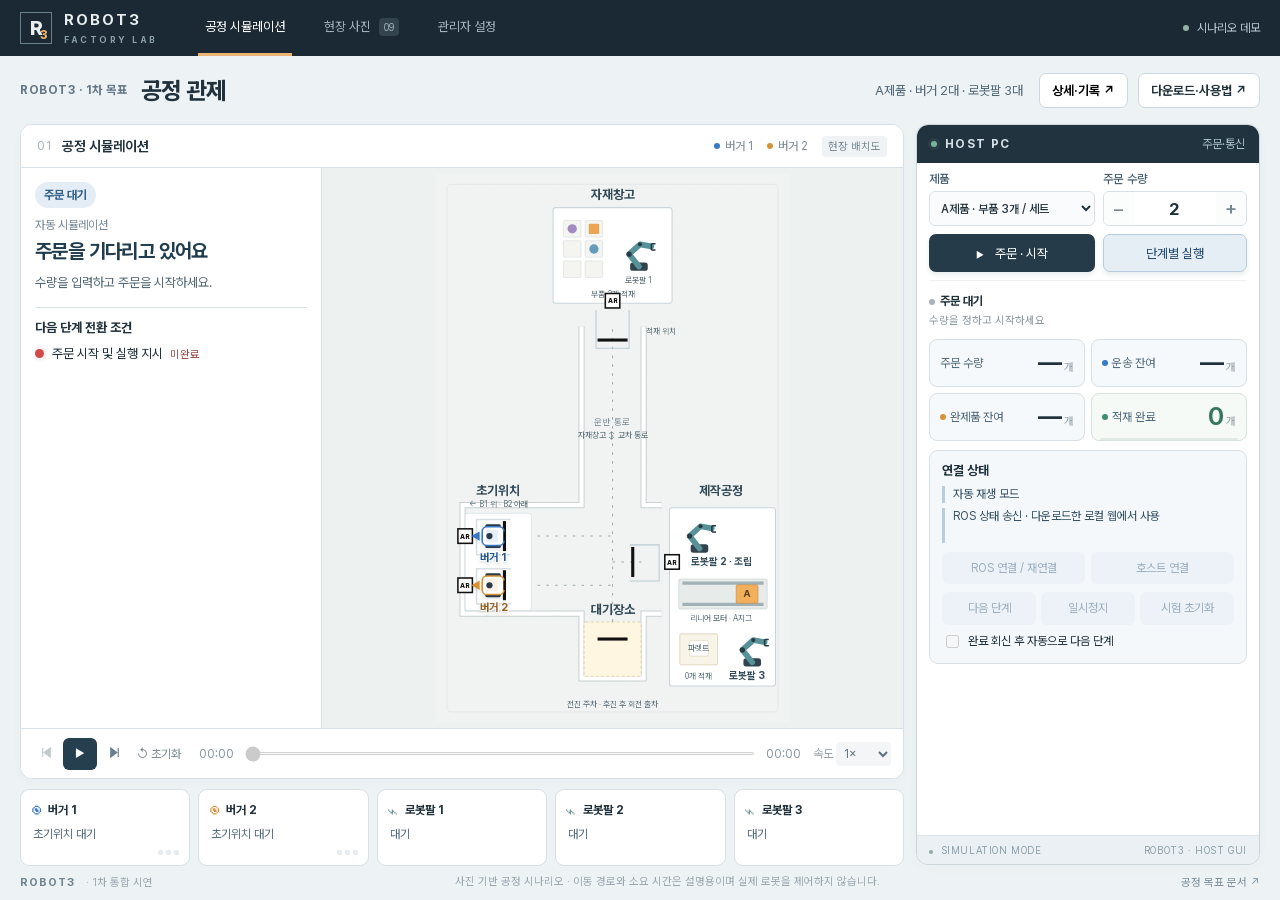
<file: index.html>
<!doctype html>
<html lang="ko">
<head><meta charset="utf-8"><meta name="viewport" content="width=device-width,initial-scale=1"><meta name="theme-color" content="#17242d"><title>Robot3 · 공정 시뮬레이션</title><link rel="stylesheet" href="styles.css?v=20260929-admin"><link rel="stylesheet" href="dashboard.css?v=20260930-compact"></head>
<body>
<header class="topbar"><a class="brand" href="./" aria-label="Robot3 홈"><span class="brand-icon">R<span>3</span></span><strong>ROBOT3<span>FACTORY LAB</span></strong></a><nav aria-label="페이지"><button class="nav active" data-tab="simulation">공정 시뮬레이션</button><button class="nav" data-tab="gallery">현장 사진 <span>09</span></button><a class="nav" href="admin.html" style="display:flex;align-items:center">관리자 설정</a></nav><span class="demo-badge"><i></i> 시나리오 데모</span></header>
<main>
<div class="heading"><div><p class="eyebrow">ROBOT3 · 1차 목표</p><h1>공정 관제</h1></div><div class="dashboard-actions"><span class="dashboard-context">A제품 · 버거 2대 · 로봇팔 3대</span><button id="open-details" type="button" class="detail-button">상세·기록 ↗</button><a class="package-link" href="downloads.html">다운로드·사용법 ↗</a></div></div>
<section id="simulation-view">
<div class="simulation-layout"><div class="simulation-main">
<section class="map-panel"><div class="panel-heading"><div><span class="section-number">01</span><h2>공정 시뮬레이션</h2></div><div class="legend"><span><i class="blue"></i>버거 1</span><span><i class="orange"></i>버거 2</span><span class="map-scale">현장 배치도</span></div></div>
<div class="map-stage-layout">
<aside class="current-stage" aria-label="현재 공정 단계">
<p class="eyebrow">CURRENT STEP</p><h3>현재 단계</h3>
<div class="stage-live" aria-live="polite" aria-atomic="true"><span id="stage-status" class="stage-status">주문 대기</span><p id="stage-number" class="stage-number">자동 시뮬레이션</p><h4 id="stage-title">주문을 기다리고 있어요</h4><p id="stage-detail">수량을 입력하고 주문을 시작하세요.</p></div>

<section class="stage-conditions" tabindex="0" aria-label="다음 단계 완료 조건 목록"><strong id="conditions-title">다음 단계 전환 조건</strong><ul id="conditions-list" aria-live="polite"></ul></section>

</aside>
<div class="map-wrapper"><svg id="factory-map" viewBox="0 0 680 1060" role="img" aria-labelledby="map-title map-desc"><title id="map-title">Robot3 공정 이동 시뮬레이션</title><desc id="map-desc">사용자가 지정한 방향으로 왼쪽 아래 초기위치, 중앙 위 자재창고, 오른쪽 아래 제작공정을 배치했습니다. 중앙 통로와 아래쪽 대기장소가 연결됩니다. 치수와 이동 시간은 설명용입니다.</desc><defs><pattern id="grid" width="24" height="24" patternUnits="userSpaceOnUse"><circle cx="1" cy="1" r=".75" fill="#d4dde2"/></pattern><filter id="shadow"><feDropShadow dx="0" dy="3" stdDeviation="3" flood-opacity=".12"/></filter><g id="robot-shape"><rect x="-23" y="-16" width="7" height="30" rx="3" fill="#273a47"/><rect x="16" y="-16" width="7" height="30" rx="3" fill="#273a47"/><rect x="-18" y="-22" width="36" height="42" rx="9" fill="white" stroke="currentColor" stroke-width="3"/><rect x="-12" y="-15" width="24" height="23" rx="3" fill="currentColor" opacity=".12"/><circle cy="-8" r="6" fill="#273a47"/><path d="M-9 -27 L0 -43 L9 -27" fill="currentColor"/></g><g id="arm-shape"><rect x="-17" y="-8" width="34" height="16" rx="5" fill="#31444e"/><path d="M0 0 L-19 -24 L2 -43 L24 -39" fill="none" stroke="currentColor" stroke-width="11" stroke-linecap="round" stroke-linejoin="round"/><circle cx="-19" cy="-24" r="5" fill="#263b46"/><circle cx="2" cy="-43" r="4" fill="#263b46"/><path d="M24 -44 v12 m0 -12 h8 m-8 12 h8" fill="none" stroke="#263b46" stroke-width="3"/></g></defs>
<rect width="680" height="1060" fill="#f1f3f2"/>
<rect x="20" y="20" width="640" height="1020" rx="8" fill="url(#grid)" stroke="#d6dddf"/>
<!-- Photo topology, oriented as specified: storage above, home bottom-left,
     production bottom-right, waiting bay off the central junction. -->
<path d="M280 295 V640 H50 V850 H280 V975 H400 V850 H435 M400 295 V640 H435" fill="none" stroke="#c8d0d1" stroke-width="12"/>
<path d="M280 295 V640 H50 V850 H280 V975 H400 V850 H435 M400 295 V640 H435" fill="none" stroke="#fff" stroke-width="8"/>
<path class="road-dash" d="M340 300 V920 M110 700 H340 M110 795 H340 M340 750 H400"/>
<text x="340" y="485" text-anchor="middle" class="route-label">운반 통로</text>
<text x="340" y="510" text-anchor="middle" class="zone-sub">자재창고 ↕ 교차 통로</text>
<g class="station" tabindex="0" role="button" aria-label="자재창고 사진 보기" data-photo="warehouse">
 <rect x="225" y="65" width="230" height="185" rx="5" fill="#fff" stroke="#c9d5dc" stroke-width="2"/>
 <text x="340" y="48" text-anchor="middle" class="zone-title">자재창고</text>
 <g stroke="#d2d7d9" fill="#f4f5f1"><rect x="245" y="90" width="34" height="32" rx="2"/><rect x="287" y="90" width="34" height="32" rx="2"/><rect x="245" y="129" width="34" height="32" rx="2"/><rect x="287" y="129" width="34" height="32" rx="2"/><rect x="245" y="168" width="34" height="32" rx="2"/><rect x="287" y="168" width="34" height="32" rx="2"/></g>
 <circle cx="262" cy="106" r="9" fill="#a28ac2"/><circle cx="304" cy="145" r="9" fill="#639cbc"/><rect x="294" y="96" width="20" height="20" rx="2" fill="#eaa452"/>
 <g id="arm1-map" transform="translate(391 179)" color="#589299"><use href="#arm-shape"/></g>
 <text x="391" y="211" text-anchor="middle" class="zone-sub">로봇팔 1</text>
 <text x="340" y="238" text-anchor="middle" class="zone-sub">부품 3개 적재</text>
 <path d="M308 263 V337 H372 V263" fill="none" stroke="#b9cbd4" stroke-width="2"/>
 <text x="405" y="310" class="dock-label">적재 위치</text>
</g>
<g class="station" tabindex="0" role="button" aria-label="초기위치 사진 보기" data-photo="home">
 <rect x="55" y="656" width="128" height="188" rx="5" fill="#fff" stroke="#c9d5dc"/>
 <text x="119" y="621" text-anchor="middle" class="zone-title">초기위치</text>
 <text x="119" y="643" text-anchor="middle" class="zone-sub">← B1 위 · B2 아래</text>
 <path d="M143 668 H77 V736 H143 M143 763 H77 V831 H143" fill="none" stroke="#d7dfe4" stroke-width="3"/>
</g>
<g class="station" tabindex="0" role="button" aria-label="대기장소 사진 보기" data-photo="waiting">
 <rect x="285" y="866" width="110" height="105" rx="3" fill="#fff6e2" stroke="#d4b77a" stroke-dasharray="6 4"/>
 <text x="340" y="850" text-anchor="middle" class="zone-title">대기장소</text>
 <text x="340" y="1030" text-anchor="middle" class="zone-sub">전진 주차 · 후진 후 회전 출차</text>
</g>
<path d="M373 717 H430 V787 H373" fill="none" stroke="#b9cbd4" stroke-width="2"/>

<!-- Full-map photo: arm 2 at upper left, horizontal linear rail in the
     middle, arm 3 lower right and pallet lower left on the same workboard. -->
<g class="station" tabindex="0" role="button" aria-label="제작공정 사진 보기" data-photo="process">
 <rect x="450" y="645" width="205" height="345" rx="5" fill="#fff" stroke="#c9d5dc" stroke-width="2"/>
 <text x="550" y="621" text-anchor="middle" class="zone-title">제작공정</text>
 <g id="arm2-map" transform="translate(508 724)" color="#589299"><use href="#arm-shape"/></g>
 <text x="550" y="755" text-anchor="middle" class="zone-title small">로봇팔 2 · 조립</text>
 <rect x="468" y="783" width="171" height="58" rx="3" fill="#e7ebea" stroke="#c1cccd"/>
 <path d="M475 791 H632 M475 832 H632" stroke="#a0b2b6" stroke-width="6"/>
 <rect x="586" y="797" width="36" height="30" rx="3" fill="#fff" stroke="#c7ceca"/>
 <g id="jig" transform="translate(600 812)"><rect x="-21" y="-18" width="42" height="36" rx="3" fill="#f2b05d" stroke="#bb803a"/><text y="6" text-anchor="middle" font-size="18" font-weight="700" fill="#5f421d">A</text></g>
 <text x="550" y="865" text-anchor="middle" class="zone-sub">리니어 모터 · A지그</text>
 <g id="arm3-map" transform="translate(610 944)" color="#589299"><use href="#arm-shape"/></g>
 <text x="600" y="976" text-anchor="middle" class="zone-title small">로봇팔 3</text>
</g>
<g class="station" tabindex="0" role="button" aria-label="파렛트 사진 보기" data-photo="pallet">
 <rect x="470" y="889" width="73" height="60" rx="3" fill="#f8f4e8" stroke="#c8ba96"/>
 <rect x="489" y="902" width="36" height="30" rx="2" fill="#fff" stroke="#d9c8a6"/>
 <text x="507" y="923" text-anchor="middle" class="zone-sub">파렛트</text>
 <text id="pallet-count" x="507" y="976" text-anchor="middle" class="zone-sub">0개 적재</text>
</g>
<g id="dock-cues" aria-label="대기장소를 제외한 ArUco 표식과 목표 위치별 후방 적외선 센서 검은 감지선"></g>
<g id="robot1" color="#3576c5" filter="url(#shadow)"><g class="robot-body"><use href="#robot-shape"/><rect x="-9" y="19" width="18" height="4" rx="1" fill="#111"/><g class="cargo" transform="translate(-12 12)"></g></g><text y="49" text-anchor="middle" class="robot-label" fill="#24588f">버거 1</text></g>
<g id="robot2" color="#d99032" filter="url(#shadow)"><g class="robot-body"><use href="#robot-shape"/><rect x="-9" y="19" width="18" height="4" rx="1" fill="#111"/><g class="cargo" transform="translate(-12 12)"></g></g><text y="49" text-anchor="middle" class="robot-label" fill="#966021">버거 2</text></g>
</svg></div></div>
<div class="transport-controls"><div class="play-buttons"><button id="previous" class="icon-button" aria-label="이전 이벤트"><svg viewBox="0 0 20 20" width="15" height="15" aria-hidden="true"><path d="M5 4v12M15 4l-8 6 8 6Z" fill="currentColor" stroke="currentColor" stroke-width="1.5"/></svg></button><button id="play" class="play-button" aria-label="재생 또는 일시정지">▶</button><button id="next" class="icon-button" aria-label="다음 이벤트"><svg viewBox="0 0 20 20" width="15" height="15" aria-hidden="true"><path d="M15 4v12M5 4l8 6-8 6Z" fill="currentColor" stroke="currentColor" stroke-width="1.5"/></svg></button><button id="reset" class="text-button">↺ 초기화</button></div><div class="scrubber"><span id="elapsed">00:00</span><input id="timeline" type="range" min="0" max="100" value="0" step="0.05" aria-label="시뮬레이션 진행 위치"><span id="duration">00:00</span></div><label class="speed-label">속도 <select id="speed" aria-label="재생 속도"><option value="0.5">0.5×</option><option value="1" selected>1×</option><option value="2">2×</option><option value="4">4×</option></select></label></div>
</section>
<section class="devices"><div class="device" id="device-b1"><span class="device-icon blue-text">◉</span><div><strong>버거 1</strong><small>/burger1</small></div><span class="device-status">초기위치 대기</span><div class="part-dots" aria-label="적재 부품"></div></div><div class="device" id="device-b2"><span class="device-icon orange-text">◉</span><div><strong>버거 2</strong><small>/burger2</small></div><span class="device-status">초기위치 대기</span><div class="part-dots" aria-label="적재 부품"></div></div><div class="device" id="device-a1"><span class="device-icon">⌁</span><div><strong>로봇팔 1</strong><small>부품 적재</small></div><span class="device-status">대기</span></div><div class="device" id="device-a2"><span class="device-icon">⌁</span><div><strong>로봇팔 2</strong><small>티칭 조립</small></div><span class="device-status">대기</span></div><div class="device" id="device-a3"><span class="device-icon">⌁</span><div><strong>로봇팔 3</strong><small>파렛트 적재</small></div><span class="device-status">대기</span></div></section>
</div>
<aside class="host-console" aria-label="Host PC 주문 및 카운트 GUI">
<div class="console-chrome"><div><span class="console-dot"></span><strong>HOST PC</strong><span>CONTROL PANEL</span></div><span class="console-mode">주문·통신</span></div>

<div class="order-bar"><form id="order-form"><label class="product-field">제품<select id="product" aria-label="주문 제품"><option>A제품 · 부품 3개 / 세트</option></select></label><label class="quantity-field">주문 수량<div class="quantity"><button type="button" id="minus" aria-label="주문 수량 줄이기">−</button><input id="quantity" type="number" min="1" max="20" step="1" value="2" required aria-label="주문 수량"><button type="button" id="plus" aria-label="주문 수량 늘리기">+</button></div></label><button class="primary" id="start" type="submit"><span>▶</span> 주문 · 시작</button><button class="primary step-order" id="step-order" type="button">단계별 실행</button></form><div class="order-status"><span id="run-dot"></span><strong id="run-status">주문 대기</strong><small id="order-id">수량을 정하고 시작하세요</small></div></div>
<p id="form-error" role="alert"></p>
<div class="metrics"><article><span class="metric-label">주문 수량</span><div><strong id="total">—</strong><span>개</span></div><small>Host에서 설정한 A제품 수량</small></article><article><span class="metric-label"><i class="blue"></i> 운송 잔여</span><div><strong id="transport">—</strong><span>개</span></div><small>제작공정으로 출발하면 −1</small></article><article><span class="metric-label"><i class="orange"></i> 완제품 잔여</span><div><strong id="remaining">—</strong><span>개</span></div><small>파렛트 적재 성공 후 −1</small></article><article class="done-card"><span class="metric-label"><i class="green"></i> 적재 완료</span><div><strong id="completed">0</strong><span id="completed-unit">개</span><span id="completion-percent">0%</span></div><div class="small-progress"><i id="completion-bar"></i></div></article></div>

<section class="host-test" aria-label="호스트 PC 통신 시험">
<h3>연결 상태</h3>
<p id="host-status" role="status">자동 재생 모드</p>

<p id="ros-status" role="status">ROS 상태 송신 · 준비 중</p>
<div class="connection-buttons"><button id="ros-connect" type="button" disabled>ROS 연결 / 재연결</button>
<button id="host-connect" type="button">호스트 연결</button></div>

<div class="host-test-actions"><button id="host-next" disabled>다음 단계</button><button id="host-pause" disabled>일시정지</button><button id="host-reset" disabled>시험 초기화</button></div>
<label><input id="host-auto" type="checkbox" disabled> 완료 회신 후 자동으로 다음 단계</label>



</section>

<div class="console-footer"><span><i></i> SIMULATION MODE</span><span>ROBOT3 · HOST GUI</span></div></aside>
</div></section>
<section id="gallery-view" hidden><div class="gallery-heading"><h2>실제 공간으로 이해하는 공정</h2><p>공유해 주신 현장 사진 9장입니다. 사진을 누르면 확대할 수 있습니다.</p></div><div id="gallery-grid"></div></section>
<footer><span><strong>ROBOT3</strong> · 1차 통합 시연</span><p>사진 기반 공정 시나리오 · 이동 경로와 소요 시간은 설명용이며 실제 로봇을 제어하지 않습니다.</p><a href="https://rorobot.atlassian.net/wiki/spaces/robot3/pages/edit-v2/19759106" target="_blank" rel="noopener">공정 목표 문서 ↗</a></footer>
</main>
<dialog id="detail-dialog" aria-labelledby="detail-title"><div class="detail-header"><div><p class="eyebrow">공정 참고 정보</p><h2 id="detail-title">상세·기록</h2></div><button id="close-details" type="button" aria-label="상세·기록 닫기">×</button></div><div class="detail-body"><section class="signal-detail"><h3>현재 작업·완료 신호</h3><div class="stage-work"><strong id="stage-work-label">장비 상태</strong><ul id="stage-work-list"><li>버거 1·2 초기위치 대기</li></ul></div><ul id="condition-signals"></ul><p id="conditions-note"></p></section><aside class="scene-panel"><div class="panel-heading"><div><span class="section-number">02</span><h2>지금 진행 중</h2></div><button id="follow" aria-pressed="true" class="follow active">자동</button></div><button id="photo-open" class="scene-photo" aria-label="현재 현장 사진 확대"><img id="scene-image" src="assets/full-map.jpg" alt="전체 맵 · 초기위치, 자재창고, 제작공정과 중앙 아래 대기장소"><span>현장 사진 <b>↗</b></span></button><div class="scene-copy"><p id="scene-kicker" class="eyebrow">READY TO START</p><h3 id="scene-title">주문을 기다리고 있어요</h3><p id="scene-detail">Host PC에서 제품 수량을 입력하면 두 카운트가 설정되고 시뮬레이션이 시작됩니다.</p></div><div class="gate-box"><span>제작공정 교대 조건</span><ul id="gates"><li>앞 제품 파렛트 적재 완료</li><li>앞 버거 대기장소 도착</li><li>다음 부품 3개 적재 완료</li></ul></div></aside><section class="event-panel"><div class="panel-heading"><div><span class="section-number">03</span><h2>공정 이벤트</h2><span id="event-count">0건</span></div><button id="export" class="text-button">기록 내려받기 ↓</button></div><div id="event-log" role="log" aria-live="off"><div class="empty-log">주문을 시작하면 장비 동작과 카운트 변경 이력이 표시됩니다.</div></div></section><section class="connection-detail"><h3>Host 통신 기록·실행 안내</h3><p id="host-progress">호스트 지시 → 웹 실행 → 완료 회신 → 다음 단계</p><p id="host-version" role="status"></p><details open><summary>통신 기록</summary><pre id="host-log"></pre></details><div id="host-local-help"><p>호스트 PC에서 시험 프로그램을 실행하고 안내된 로컬 주소로 접속하세요.</p><a href="downloads.html">Host 패키지 받기·사용법 보기 ↗</a><code>python3 web/host/server.py</code><small>압축 해제 후 robot3_host/README.md 먼저 확인 · 웹 시험은 Python 3.10 이상 · ROS 폴더는 팀 개발용 명세</small></div><small>목적지까지의 이동은 중간 노드에서 끊지 않습니다. 작업 완료 지점에서 다음 지시를 기다립니다. 완료 회신은 웹에서 생성하며 실제 로봇·센서는 연결하지 않습니다.</small></section><details class="map-guide"><summary>지도 표식·카운트 안내</summary><p class="dock-legend"><strong>▲</strong> 버거 전방 · <strong>AR</strong> ArUco 위치 표식 · <span class="black-line-key"></span> 후방 적외선 감지선<br><small>대기장소에는 ArUco 마커 없이 후방 IR 감지선만 있습니다. 표식과 센서는 배치 설명용이며 실제 마커 ID·센서 입력과 연결되지 않습니다.</small></p><div class="host-footnote"><span class="host-footnote-icon">↳</span><p>주문한 수량으로 두 잔여 카운트를 설정합니다.<br>공정이 진행되면 Host에서 자동으로 갱신합니다.</p></div></details></div></dialog>
<dialog id="photo-dialog"><button id="close-dialog" aria-label="사진 닫기">×</button><img id="dialog-image" alt=""><div><h2 id="dialog-title"></h2><p id="dialog-description"></p></div></dialog>
<script src="config.js?v=20260929-admin"></script><script src="settings.js?v=20260929-admin"></script><script src="engine.js?v=20260930-waiting-forward"></script><script src="host-client.js?v=20260929-admin"></script><script src="system-policy.js?v=20260929-host-config"></script><script src="ros-config.js?v=20260930-ros"></script><script src="assets/vendor/roslib-1.4.1.min.js"></script><script src="ros-client.js?v=20260930-ros"></script><script src="app.js?v=20260930-waiting-forward"></script>
</body></html>
</file>
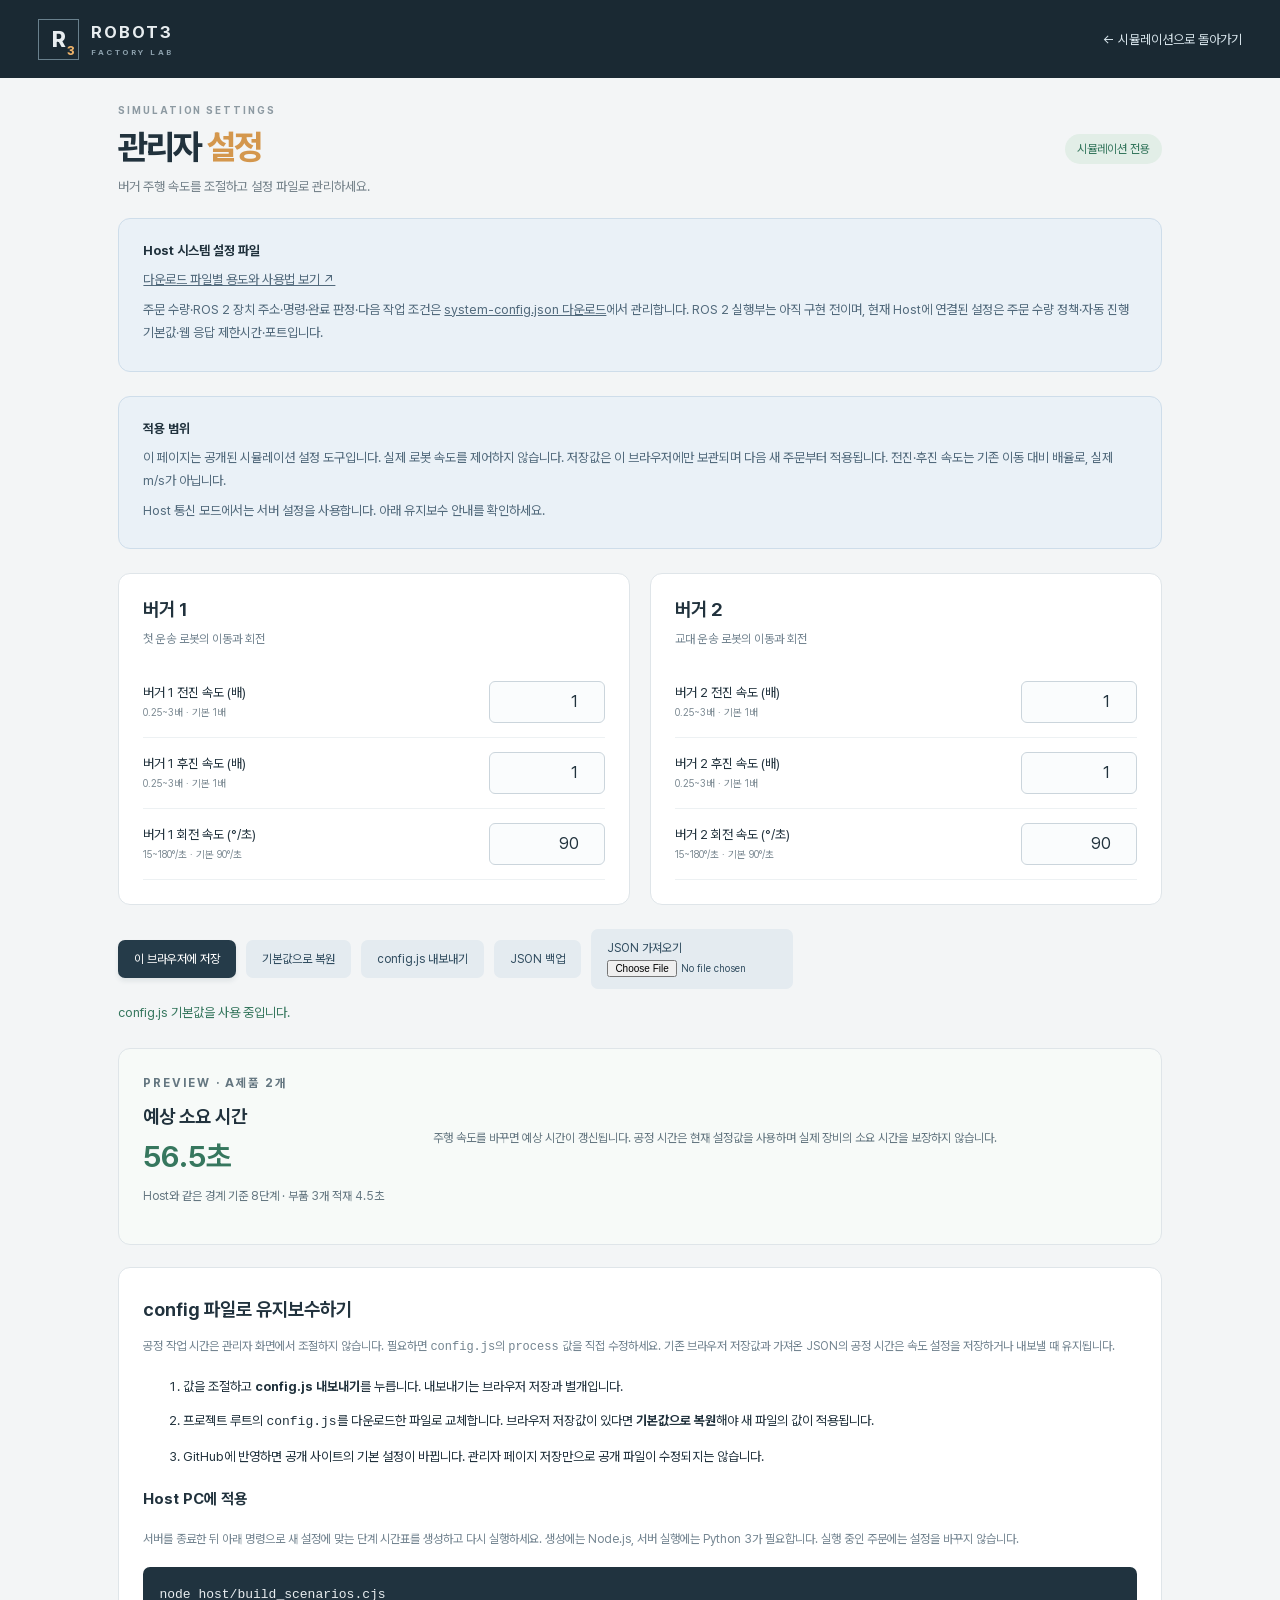
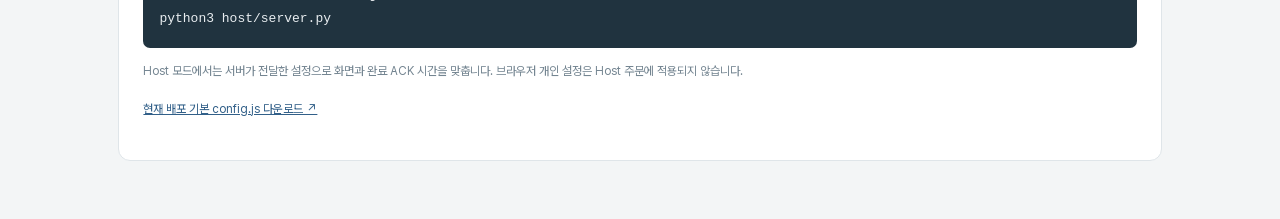
<file: admin.html>
<!doctype html>
<html lang="ko">
<head><meta charset="utf-8"><meta name="viewport" content="width=device-width,initial-scale=1"><title>Robot3 · 관리자 설정</title><link rel="stylesheet" href="styles.css?v=20260929-admin"><link rel="stylesheet" href="admin.css?v=20260930-speeds"></head>
<body>
<header class="topbar"><a class="brand" href="./"><span class="brand-icon">R<span>3</span></span><strong>ROBOT3<span>FACTORY LAB</span></strong></a><a class="back-link" href="./">← 시뮬레이션으로 돌아가기</a></header>
<main class="admin-main">
<div class="heading"><div><p class="eyebrow">SIMULATION SETTINGS</p><h1>관리자 <span>설정</span></h1><p class="subtitle">버거 주행 속도를 조절하고 설정 파일로 관리하세요.</p></div><span class="admin-badge">시뮬레이션 전용</span></div>
<div class="admin-notice"><strong>Host 시스템 설정 파일</strong><p><a href="downloads.html" style="text-decoration:underline">다운로드 파일별 용도와 사용법 보기 ↗</a></p><p>주문 수량·ROS 2 장치 주소·명령·완료 판정·다음 작업 조건은 <a href="system-config.json" download style="text-decoration:underline">system-config.json 다운로드</a>에서 관리합니다. ROS 2 실행부는 아직 구현 전이며, 현재 Host에 연결된 설정은 주문 수량 정책·자동 진행 기본값·웹 응답 제한시간·포트입니다.</p></div>
<div class="admin-notice"><strong>적용 범위</strong><p>이 페이지는 공개된 시뮬레이션 설정 도구입니다. 실제 로봇 속도를 제어하지 않습니다. 저장값은 이 브라우저에만 보관되며 다음 새 주문부터 적용됩니다. 전진·후진 속도는 기존 이동 대비 배율로, 실제 m/s가 아닙니다.</p><p id="host-config-note">Host 통신 모드에서는 서버 설정을 사용합니다. 아래 유지보수 안내를 확인하세요.</p></div>
<form id="settings-form">
<div class="admin-grid"><section class="admin-card"><h2>버거 1</h2><p>첫 운송 로봇의 이동과 회전</p><div id="burger1-fields"></div></section><section class="admin-card"><h2>버거 2</h2><p>교대 운송 로봇의 이동과 회전</p><div id="burger2-fields"></div></section></div>
<div class="admin-toolbar"><button type="submit" class="primary">이 브라우저에 저장</button><button type="button" id="reset-settings">기본값으로 복원</button><button type="button" id="export-config">config.js 내보내기</button><button type="button" id="export-json">JSON 백업</button><label class="import-button">JSON 가져오기<input id="import-config" type="file" accept=".json,application/json"></label></div>
<p id="settings-status" role="status" aria-live="polite"></p>
</form>
<section class="admin-card preview"><div><p class="eyebrow">PREVIEW · A제품 2개</p><h2>예상 소요 시간 <span id="preview-time">—</span></h2><p id="preview-stages"></p></div><p>주행 속도를 바꾸면 예상 시간이 갱신됩니다. 공정 시간은 현재 설정값을 사용하며 실제 장비의 소요 시간을 보장하지 않습니다.</p></section>
<section class="admin-card maintenance"><h2>config 파일로 유지보수하기</h2><p>공정 작업 시간은 관리자 화면에서 조절하지 않습니다. 필요하면 <code>config.js</code>의 <code>process</code> 값을 직접 수정하세요. 기존 브라우저 저장값과 가져온 JSON의 공정 시간은 속도 설정을 저장하거나 내보낼 때 유지됩니다.</p><ol><li>값을 조절하고 <strong>config.js 내보내기</strong>를 누릅니다. 내보내기는 브라우저 저장과 별개입니다.</li><li>프로젝트 루트의 <code>config.js</code>를 다운로드한 파일로 교체합니다. 브라우저 저장값이 있다면 <strong>기본값으로 복원</strong>해야 새 파일의 값이 적용됩니다.</li><li>GitHub에 반영하면 공개 사이트의 기본 설정이 바뀝니다. 관리자 페이지 저장만으로 공개 파일이 수정되지는 않습니다.</li></ol><h3>Host PC에 적용</h3><p>서버를 종료한 뒤 아래 명령으로 새 설정에 맞는 단계 시간표를 생성하고 다시 실행하세요. 생성에는 Node.js, 서버 실행에는 Python 3가 필요합니다. 실행 중인 주문에는 설정을 바꾸지 않습니다.</p><pre><code>node host/build_scenarios.cjs
python3 host/server.py</code></pre><p>Host 모드에서는 서버가 전달한 설정으로 화면과 완료 ACK 시간을 맞춥니다. 브라우저 개인 설정은 Host 주문에 적용되지 않습니다.</p><p><a href="config.js" download>현재 배포 기본 config.js 다운로드 ↗</a></p></section>
</main>
<script src="config.js?v=20260929-admin"></script><script src="settings.js?v=20260929-admin"></script><script src="engine.js?v=20260930-waiting-forward"></script><script src="admin.js?v=20260930-speeds"></script>
</body></html>
</file>
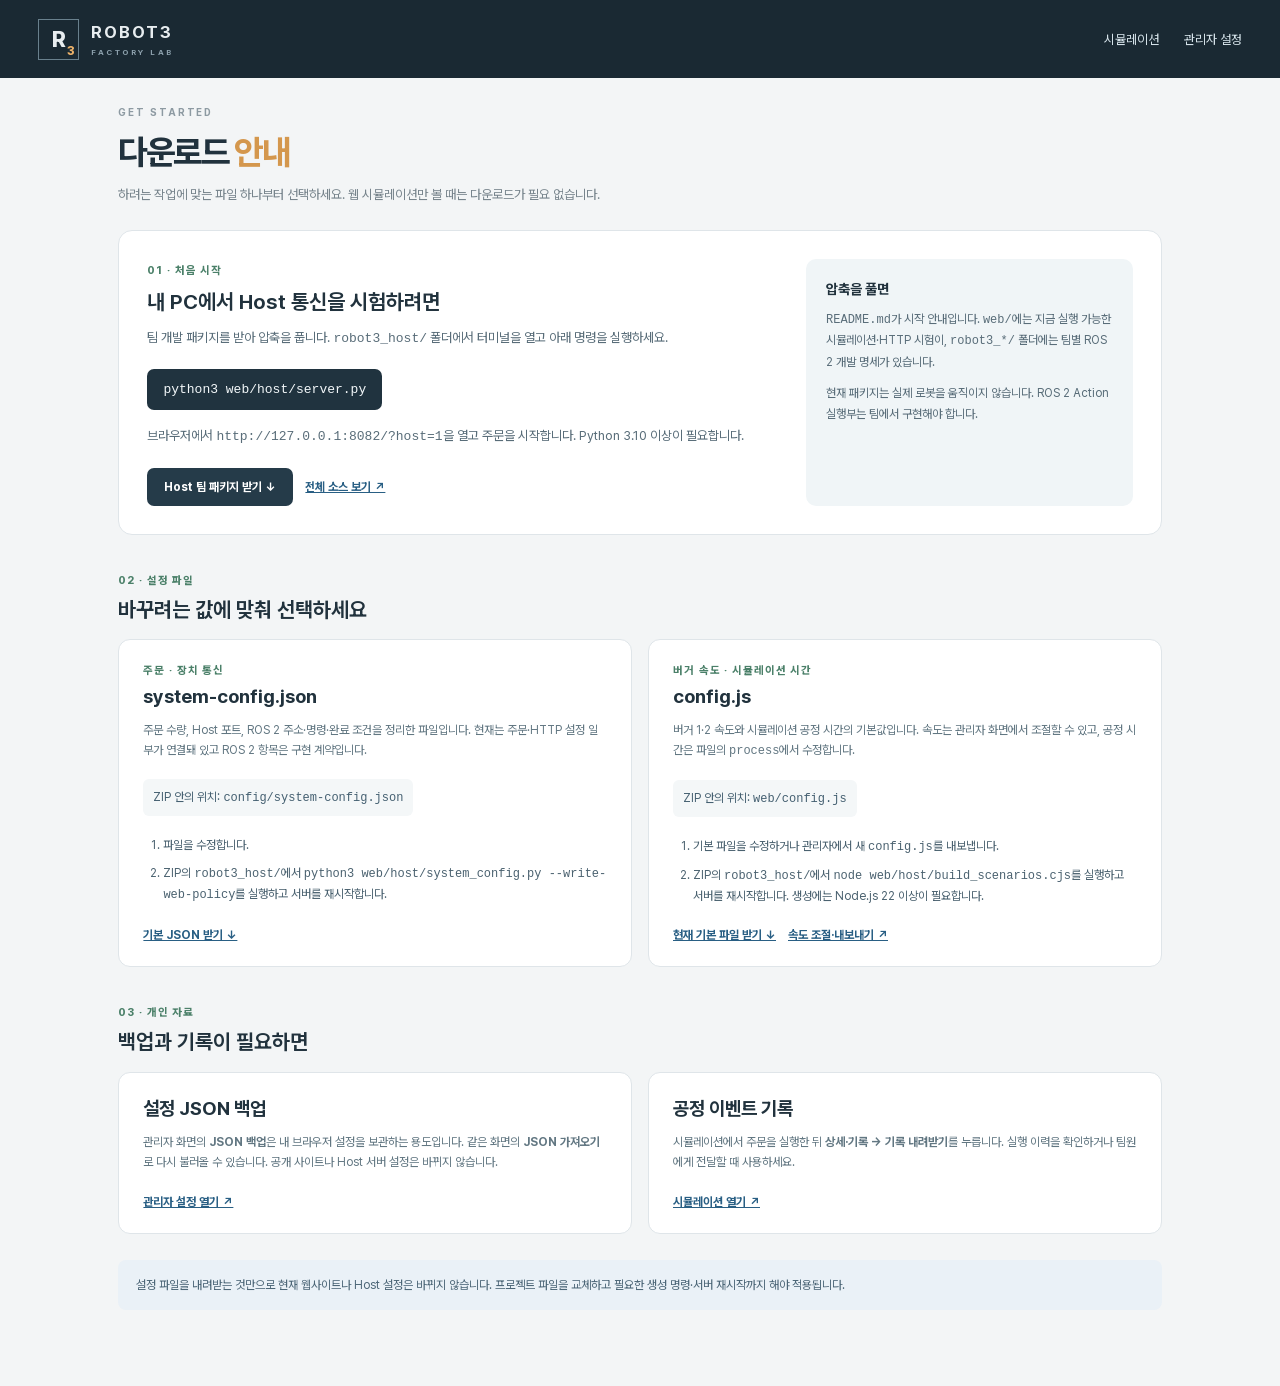
<file: downloads.html>
<!doctype html>
<html lang="ko">
<head>
<meta charset="utf-8"><meta name="viewport" content="width=device-width,initial-scale=1">
<title>Robot3 · 다운로드 안내</title>
<link rel="stylesheet" href="styles.css?v=20260929-admin"><link rel="stylesheet" href="downloads.css?v=20260930-guide">
</head>
<body>
<header class="topbar"><a class="brand" href="./"><span class="brand-icon">R<span>3</span></span><strong>ROBOT3<span>FACTORY LAB</span></strong></a><nav class="guide-nav" aria-label="페이지"><a href="./">시뮬레이션</a><a href="admin.html">관리자 설정</a></nav></header>
<main class="guide-main">
<div class="heading"><div><p class="eyebrow">GET STARTED</p><h1>다운로드 <span>안내</span></h1><p class="subtitle">하려는 작업에 맞는 파일 하나부터 선택하세요. 웹 시뮬레이션만 볼 때는 다운로드가 필요 없습니다.</p></div></div>
<section class="guide-intro" aria-labelledby="start-title"><div><span class="guide-number">01 · 처음 시작</span><h2 id="start-title">내 PC에서 Host 통신을 시험하려면</h2><p>팀 개발 패키지를 받아 압축을 풉니다. <code>robot3_host/</code> 폴더에서 터미널을 열고 아래 명령을 실행하세요.</p><pre><code>python3 web/host/server.py</code></pre><p>브라우저에서 <code>http://127.0.0.1:8082/?host=1</code>을 열고 주문을 시작합니다. Python 3.10 이상이 필요합니다.</p><div class="guide-actions"><a class="guide-primary" href="https://pjongb.github.io/7s_FA-SIMULATION/host-test.zip" download>Host 팀 패키지 받기 ↓</a><a href="https://github.com/PjongB/7s_FA-SIMULATION" target="_blank" rel="noopener">전체 소스 보기 ↗</a></div></div><aside><strong>압축을 풀면</strong><p><code>README.md</code>가 시작 안내입니다. <code>web/</code>에는 지금 실행 가능한 시뮬레이션·HTTP 시험이, <code>robot3_*/</code> 폴더에는 팀별 ROS 2 개발 명세가 있습니다.</p><p>현재 패키지는 실제 로봇을 움직이지 않습니다. ROS 2 Action 실행부는 팀에서 구현해야 합니다.</p></aside></section>
<section class="guide-section" aria-labelledby="files-title"><div class="section-heading"><span class="guide-number">02 · 설정 파일</span><h2 id="files-title">바꾸려는 값에 맞춰 선택하세요</h2></div><div class="download-grid">
<article class="download-card"><span class="file-type">주문 · 장치 통신</span><h3>system-config.json</h3><p>주문 수량, Host 포트, ROS 2 주소·명령·완료 조건을 정리한 파일입니다. 현재는 주문·HTTP 설정 일부가 연결돼 있고 ROS 2 항목은 구현 계약입니다.</p><p class="file-path">ZIP 안의 위치: <code>config/system-config.json</code></p><ol><li>파일을 수정합니다.</li><li>ZIP의 <code>robot3_host/</code>에서 <code>python3 web/host/system_config.py --write-web-policy</code>를 실행하고 서버를 재시작합니다.</li></ol><a href="system-config.json" download>기본 JSON 받기 ↓</a></article>
<article class="download-card"><span class="file-type">버거 속도 · 시뮬레이션 시간</span><h3>config.js</h3><p>버거 1·2 속도와 시뮬레이션 공정 시간의 기본값입니다. 속도는 관리자 화면에서 조절할 수 있고, 공정 시간은 파일의 <code>process</code>에서 수정합니다.</p><p class="file-path">ZIP 안의 위치: <code>web/config.js</code></p><ol><li>기본 파일을 수정하거나 관리자에서 새 <code>config.js</code>를 내보냅니다.</li><li>ZIP의 <code>robot3_host/</code>에서 <code>node web/host/build_scenarios.cjs</code>를 실행하고 서버를 재시작합니다. 생성에는 Node.js 22 이상이 필요합니다.</li></ol><div class="card-links"><a href="config.js" download>현재 기본 파일 받기 ↓</a><a href="admin.html">속도 조절·내보내기 ↗</a></div></article>
</div></section>
<section class="guide-section" aria-labelledby="extras-title"><div class="section-heading"><span class="guide-number">03 · 개인 자료</span><h2 id="extras-title">백업과 기록이 필요하면</h2></div><div class="download-grid small-grid"><article class="download-card"><h3>설정 JSON 백업</h3><p>관리자 화면의 <strong>JSON 백업</strong>은 내 브라우저 설정을 보관하는 용도입니다. 같은 화면의 <strong>JSON 가져오기</strong>로 다시 불러올 수 있습니다. 공개 사이트나 Host 서버 설정은 바뀌지 않습니다.</p><a href="admin.html">관리자 설정 열기 ↗</a></article><article class="download-card"><h3>공정 이벤트 기록</h3><p>시뮬레이션에서 주문을 실행한 뒤 <strong>상세·기록 → 기록 내려받기</strong>를 누릅니다. 실행 이력을 확인하거나 팀원에게 전달할 때 사용하세요.</p><a href="./">시뮬레이션 열기 ↗</a></article></div></section>
<p class="guide-note">설정 파일을 내려받는 것만으로 현재 웹사이트나 Host 설정은 바뀌지 않습니다. 프로젝트 파일을 교체하고 필요한 생성 명령·서버 재시작까지 해야 적용됩니다.</p>
</main>
</body>
</html>
</file>
<file: styles.css>
@font-face{font-family:Pretendard;src:url('assets/PretendardVariable.woff2') format('woff2');font-weight:100 900;font-display:swap}
:root{--ink:#21323d;--muted:#7b8992;--line:#dfe5e9;--blue:#3979c6;--orange:#d79239;--green:#418b72;--paper:#fff;--bg:#f3f5f6;font-family:Inter,Pretendard,'Noto Sans KR',-apple-system,BlinkMacSystemFont,'Segoe UI',sans-serif;color:var(--ink);font-synthesis:none}*{box-sizing:border-box}body{margin:0;background:var(--bg)}button,input,select{font:inherit}button,a,input,select{-webkit-tap-highlight-color:transparent}button{cursor:pointer}button:disabled{opacity:.42;cursor:not-allowed}button:focus-visible,a:focus-visible,input:focus-visible,select:focus-visible,.station:focus-visible{outline:3px solid #70a8e6;outline-offset:3px}button{border:0}a{color:inherit;text-decoration:none}[hidden]{display:none!important}.topbar{height:78px;background:#1a2933;color:#e8edf0;display:flex;align-items:center;padding:0 4%;gap:70px}.brand{display:flex;align-items:center;gap:12px}.brand-icon{border:1px solid #69808d;font-weight:800;font-size:22px;width:41px;height:41px;display:grid;place-content:center;position:relative}.brand-icon span{font-size:12px;color:#edb26a;position:absolute;right:3px;bottom:1px}.brand strong{font-size:17px;letter-spacing:2px}.brand strong>span{display:block;font-size:8px;letter-spacing:2.5px;color:#8b9fab;margin-top:5px}.topbar nav{display:flex;align-self:stretch;gap:25px}.nav{background:transparent;color:#a2b1ba;font-size:13px;padding:0 7px;border-bottom:3px solid transparent}.nav.active{color:#fff;border-color:#eab371}.nav span{font-size:10px;background:#33434e;border-radius:4px;padding:3px 5px;margin-left:5px}.demo-badge{margin-left:auto;font-size:11px;color:#bbcad3;display:flex;gap:8px;align-items:center}.demo-badge i{width:6px;height:6px;background:#93b4a3;border-radius:50%}main{max-width:1500px;margin:auto;padding:34px 4% 0}.heading{display:flex;justify-content:space-between;align-items:center;margin-bottom:26px}.eyebrow{font-size:10px;font-weight:700;letter-spacing:1.9px;color:#8d9aa2;margin:0 0 11px}h1{font-size:34px;letter-spacing:-1.6px;margin:0;font-weight:750}h1>span{color:#d4974d}.subtitle{font-size:13px;color:#77848c;margin:12px 0 0}.goal{border-left:1px solid #d8dfe3;padding-left:28px;min-width:174px}.goal>span{font-size:10px;color:#7a878e}.goal strong{display:block;font-size:25px;letter-spacing:-.5px;margin-top:5px}.goal small{font-size:10px;color:#89949b;margin-left:6px;font-weight:400}.goal p{font-size:10px;margin:6px 0 0;color:#8a969d}.order-bar{display:flex;justify-content:space-between;align-items:center;padding:19px 23px;background:white;border:1px solid var(--line);border-radius:12px}.order-bar form{display:flex;gap:20px;align-items:center}.host-label{display:flex;gap:12px;align-items:center;margin-right:12px}.host-icon{background:#edf1f4;border-radius:8px;width:38px;height:38px;display:grid;place-content:center;font-size:22px;color:#647984}.host-label strong{font-size:12px;display:block}.host-label small{font-size:10px;color:var(--muted);display:block;margin-top:5px}.order-bar label{font-size:9px;color:#89959d;display:block;letter-spacing:.3px}.order-bar select{display:block;margin-top:6px;border:1px solid var(--line);background:#fbfcfc;height:35px;border-radius:6px;padding:0 10px;color:var(--ink);font-size:11px;max-width:190px}.quantity{margin-top:6px;display:flex;border:1px solid var(--line);border-radius:6px;height:35px;overflow:hidden}.quantity button{background:#fbfcfc;width:28px;color:#74868e;font-size:17px}.quantity input{width:42px;text-align:center;border:0;font-weight:700;color:var(--ink);font-size:13px;appearance:textfield;-moz-appearance:textfield}.quantity input::-webkit-inner-spin-button{appearance:none}.primary{background:#253b49;color:#fff;font-size:12px;border-radius:7px;height:41px;align-self:flex-end;padding:0 22px;box-shadow:0 3px 5px #243b4918}.primary span{font-size:9px;margin-right:8px}.primary:hover{background:#365767}.order-status{padding-left:20px;border-left:1px solid #e8edf0;min-width:162px;position:relative}.order-status>span{display:inline-block;width:6px;height:6px;border-radius:50%;background:#a8b3ba;margin-right:5px}.order-status strong{font-size:11px}.order-status small{font-size:9px;color:#8e9ba3;display:block;margin-top:7px}.order-status.running>span{background:#458a72;box-shadow:0 0 0 3px #e6f3ed}.order-status.complete>span{background:#3979c6}#form-error{font-size:12px;color:#b84d3e;margin:7px 0;min-height:0}#form-error:empty{display:none}.metrics{display:grid;grid-template-columns:repeat(4,1fr);gap:14px;margin:18px 0}.metrics article{background:#fff;border:1px solid var(--line);border-radius:10px;padding:17px 21px}.metric-label{font-size:10px;color:#839198;display:flex;gap:6px;align-items:center}.metrics article>div:not(.small-progress){display:flex;align-items:baseline;gap:7px;margin-top:9px}.metrics strong{font-size:32px;font-weight:650;letter-spacing:-1px;font-variant-numeric:tabular-nums;line-height:1.15}.metrics article>div>span{font-size:11px;color:#98a3aa}.metrics small{font-size:9px;color:#9aa4aa;display:block;margin-top:9px}.metric-label i,.legend i{width:6px;height:6px;border-radius:50%;display:inline-block}.blue{background:var(--blue)}.orange{background:var(--orange)}.green{background:var(--green)}.done-card{background:#f5faf7!important;border-color:#d6e4dd!important}.done-card strong{color:#36775e}.metrics #completion-percent{margin-left:auto;color:#568c72;font-size:12px;font-weight:600}.small-progress{height:3px;background:#e0ebe4;margin-top:17px;border-radius:5px;overflow:hidden}.small-progress i{display:block;width:0%;height:100%;background:#568c72;transition:width .3s}.workspace{display:grid;grid-template-columns:minmax(0,1fr) 280px;gap:17px}.map-panel,.scene-panel,.event-panel{background:#fff;border:1px solid var(--line);border-radius:12px;overflow:hidden}.panel-heading{height:61px;padding:0 21px;display:flex;align-items:center;justify-content:space-between;gap:10px}.panel-heading>div{display:flex;align-items:center;gap:10px}.section-number{font-size:10px;color:#a7b2b9;letter-spacing:1px}h2{font-size:13px;margin:0;font-weight:650}.legend{font-size:9px;color:#798a95;gap:14px!important}.legend>span{display:flex;align-items:center;gap:5px}.map-scale{background:#f0f3f5;border-radius:4px;padding:4px 6px;font-size:8px}.map-wrapper{border-top:1px solid #edf0f2;border-bottom:1px solid #edf0f2;background:#f8fafb}#factory-map{display:block;width:100%}.road-border{fill:none;stroke:#dce4e8;stroke-width:29;stroke-linecap:round;stroke-linejoin:round}.road{fill:none;stroke:#ecf0f3;stroke-width:25;stroke-linecap:round;stroke-linejoin:round}.road-dash{fill:none;stroke:#bccbd3;stroke-width:1.5;stroke-dasharray:6 8}.zone-title{font-size:14px;font-weight:700;fill:#334b59}.zone-title.small{font-size:12px}.zone-sub{font-size:8px;letter-spacing:.5px;fill:#899ba6}.dock-label{font-size:8px;fill:#9aa8b1}.robot-label{font-size:11px;font-weight:700;paint-order:stroke;stroke:#f8fafb;stroke-width:4px}.route-label{font-size:10px;fill:#a0afb8;letter-spacing:1px}.map-note{font-size:9px;fill:#9caab2}.station{cursor:pointer}.station:hover>rect:first-child{stroke:#8caabd;stroke-width:2}.active-arm use{filter:drop-shadow(0 0 5px #6da695)}.transport-controls{display:flex;align-items:center;gap:17px;padding:14px 17px;background:#fff}.play-buttons{display:flex;gap:4px;align-items:center}.icon-button{width:27px;height:30px;background:transparent;color:#697f8d;font-size:12px}.play-button{background:#263f4e;color:white;width:34px;height:32px;border-radius:6px;font-size:11px}.text-button{font-size:10px;color:#7d8d96;background:transparent;white-space:nowrap;padding:6px}.scrubber{display:flex;align-items:center;gap:9px;flex:1;font-size:9px;color:#8797a1;font-variant-numeric:tabular-nums}.scrubber input{min-width:20px;width:100%;accent-color:#536f80;height:3px}.speed-label{font-size:9px;color:#96a2a9;white-space:nowrap}.speed-label select{border:0;background:#f3f5f7;font-size:10px;padding:4px;border-radius:4px;color:#5b7180}.scene-panel{display:flex;flex-direction:column}.follow{border:1px solid #e3e8eb;color:#8797a1;background:white;border-radius:5px;padding:4px 8px;font-size:9px}.follow.active{background:#edf4f7;color:#4f7387;border-color:#d8e6ed}.scene-photo{margin:0 15px;padding:0;border-radius:8px;overflow:hidden;position:relative;display:block;height:190px;flex-shrink:0;background:#e6e9eb}.scene-photo img{height:100%;width:100%;object-fit:cover;object-position:center}.scene-photo:after{content:'';position:absolute;inset:50% 0 0;background:linear-gradient(transparent,#101d2977)}.scene-photo>span{position:absolute;bottom:11px;left:13px;right:13px;color:#fff;z-index:1;font-size:9px;display:flex;justify-content:space-between}.scene-photo b{font-size:16px}.scene-copy{padding:18px 20px 13px;min-height:125px}.scene-copy .eyebrow{font-size:8px;color:#b18b5d;margin-bottom:8px}.scene-copy h3{font-size:15px;letter-spacing:-.5px;margin:0 0 9px}.scene-copy>p:last-child{font-size:10px;line-height:1.8;color:#839099;margin:0}.gate-box{margin:auto 15px 15px;background:#f5f7f8;border-radius:7px;padding:12px 13px}.gate-box>span{font-size:9px;font-weight:700;color:#768995}.gate-box ul{list-style:none;margin:8px 0 0;padding:0;display:grid;gap:6px}.gate-box li{font-size:9px;color:#8d9aa2;display:flex;gap:6px;align-items:center}.gate-box li:before{content:'○';color:#a4b0b7}.gate-box li.passed{color:#4d7f69}.gate-box li.passed:before{content:'✓';color:#4b8b6d}.devices{display:grid;grid-template-columns:1.35fr 1.35fr 1fr 1fr 1fr;gap:10px;margin:16px 0}.device{display:flex;align-items:center;gap:9px;flex-wrap:wrap;background:white;border:1px solid var(--line);border-radius:9px;padding:14px}.device-icon{color:#71969a;font-size:24px;line-height:1}.blue-text{color:var(--blue)}.orange-text{color:var(--orange)}.device strong{font-size:10px;display:block}.device small{font-size:8px;color:#9ca7ae;display:block;margin-top:4px}.device-status{font-size:9px;color:#96a1a8;display:block;width:100%;padding-left:2px}.device.working{border-color:#adcbc0;background:#fbfefc}.device.working .device-status{color:#56836e}.part-dots{margin-left:auto;display:flex;gap:3px}.part-dots i{width:6px;height:6px;border-radius:2px;background:#e6ebef}.part-dots i.filled{background:#87a8c6}.event-panel .panel-heading{height:52px;border-bottom:1px solid #edf1f3}#event-count{font-size:9px;color:#a0adb5;background:#f3f6f8;padding:3px 6px;border-radius:4px}#event-log{max-height:174px;overflow:auto}.event-row{display:flex;align-items:center;padding:10px 22px;border-bottom:1px solid #f0f3f5;font-size:10px;gap:15px}.event-row time{font-size:9px;color:#9eabb3;width:35px;font-variant-numeric:tabular-nums}.event-row .event-dot{width:5px;height:5px;background:#a5b5be;border-radius:50%;flex:none}.event-row.counter .event-dot{background:#c9934d}.event-row.counter{background:#fffdf8}.event-row:first-child{font-weight:600}.event-row .tag{margin-left:auto;color:#9aa8b2;font-size:8px;white-space:nowrap}.empty-log{text-align:center;color:#a0acb4;font-size:11px;padding:32px}footer{display:flex;align-items:center;justify-content:space-between;gap:16px;padding:25px 0 30px;color:#9aa7af;font-size:9px}footer strong{font-size:9px;letter-spacing:1px;margin-right:8px;color:#6f848f}footer p{margin:0;line-height:1.7}footer a{white-space:nowrap;color:#7e929e}.gallery-heading{margin:25px 0}.gallery-heading h2{font-size:20px}.gallery-heading p{font-size:12px;color:#86959f}#gallery-grid{display:grid;grid-template-columns:repeat(4,1fr);gap:20px}.gallery-card{background:white;border:1px solid var(--line);padding:0;border-radius:12px;overflow:hidden;text-align:left}.gallery-card img{width:100%;height:210px;object-fit:cover;display:block}.gallery-card>div{padding:17px}.gallery-card h3{font-size:13px;margin:0 0 8px}.gallery-card p{font-size:10px;color:#8a99a2;line-height:1.7;margin:0}dialog{border:0;border-radius:14px;padding:0;max-width:min(90vw,1000px);max-height:92vh;box-shadow:0 30px 100px #0006;background:#fff}dialog::backdrop{background:#11232ccc;backdrop-filter:blur(4px)}dialog>img{display:block;max-height:72vh;width:100%;object-fit:contain;background:#13232c}dialog>div{padding:18px 25px}dialog h2{font-size:17px}dialog p{font-size:12px;color:#7a8a94;margin-bottom:0}#close-dialog{position:absolute;right:12px;top:12px;width:34px;height:34px;border-radius:50%;background:#162731c9;color:white;font-size:24px}@media(min-width:1450px){.scene-photo{height:225px}.scene-copy{padding-top:23px}.map-wrapper{min-height:460px;display:grid;place-items:center}}@media(max-width:1150px){.host-label{margin-right:0}.host-label small{display:none}.order-bar form{gap:14px}.order-status{min-width:130px}.workspace{grid-template-columns:minmax(0,1fr) 235px}.scene-photo{height:165px}.legend .map-scale{display:none}.transport-controls{gap:8px}.text-button{font-size:9px}.device{padding:12px 9px}.scene-copy{padding:13px 15px}.gate-box{padding:10px}.topbar{gap:40px}}@media(max-width:900px){main{padding:25px 20px 0}.topbar{padding:0 20px;gap:30px}.order-status{display:none}.order-bar form{width:100%;justify-content:space-between}.workspace{grid-template-columns:1fr}.scene-panel{display:grid;grid-template-columns:220px 1fr 1fr;padding-bottom:15px;gap:0 10px}.scene-panel>.panel-heading{grid-column:1/-1;height:45px}.scene-photo{height:160px;margin-right:0}.scene-copy{padding-top:12px}.gate-box{margin:0 15px 0 0;align-self:stretch;padding-top:20px}.devices{grid-template-columns:repeat(5,1fr)}.legend .map-scale{display:block}#gallery-grid{grid-template-columns:repeat(3,1fr)}footer{flex-wrap:wrap}}@media(max-width:620px){.topbar{height:64px;padding:0 15px;gap:20px}.brand strong{font-size:13px}.brand strong>span{font-size:6px}.brand-icon{width:31px;height:31px;font-size:18px}.topbar nav{gap:8px}.nav{font-size:10px;padding:0 3px}.demo-badge{display:none}main{padding:23px 13px 0}.heading{margin-bottom:21px}h1{font-size:25px}.eyebrow{font-size:8px;letter-spacing:1px}.subtitle{font-size:10px;max-width:240px;line-height:1.7}.goal{padding-left:12px;min-width:75px}.goal strong{font-size:22px}.goal small,.goal p{display:none}.order-bar{padding:15px}.order-bar form{flex-wrap:wrap;gap:12px}.host-label{width:100%;border-bottom:1px solid #eef1f3;padding-bottom:12px}.host-label small{display:block}.host-icon{width:30px;height:30px}.order-bar select{max-width:145px;font-size:10px}.primary{padding:0 13px;font-size:10px;height:35px}.metrics{gap:8px;margin:12px 0;grid-template-columns:repeat(2,1fr)}.metrics article{padding:14px 15px}.metrics strong{font-size:29px}.metrics small{font-size:8px}.panel-heading{padding:0 13px;height:49px}.legend{gap:8px!important;font-size:8px}.legend .map-scale{display:none}h2{font-size:12px}.transport-controls{flex-wrap:wrap;padding:10px;gap:10px}.play-buttons{order:1}.speed-label{margin-left:auto;order:2}.scrubber{order:3;flex-basis:100%;padding:4px}.scene-panel{grid-template-columns:140px 1fr;gap:0 3px}.scene-photo{height:155px;margin-left:12px}.scene-copy{padding:9px 12px}.scene-copy h3{font-size:14px}.scene-copy>p:last-child{font-size:10px}.gate-box{grid-column:1/-1;margin:12px 12px 0;padding:12px}.gate-box ul{display:flex;flex-wrap:wrap;gap:10px}.gate-box li{font-size:8px}.devices{grid-template-columns:repeat(6,1fr);gap:8px}.device{grid-column:span 2;padding:12px}.device:nth-child(-n+2){grid-column:span 3}.device-status{font-size:8px}.event-row{padding:10px 12px;gap:9px;font-size:9px}.event-row .tag{display:none}.event-panel .panel-heading{padding:0 12px}footer{font-size:8px;padding:20px 0}footer p{order:3;width:100%}#gallery-grid{grid-template-columns:repeat(2,1fr);gap:12px}.gallery-card img{height:160px}.gallery-card>div{padding:12px}.gallery-card h3{font-size:11px}.gallery-card p{font-size:9px}.gallery-heading h2{font-size:18px}dialog{max-width:94vw}dialog>div{padding:15px}}

/* Two-screen layout: large simulation canvas + interactive Host PC GUI. */
main{max-width:1840px;padding:26px 3% 0}.heading{margin-bottom:24px}.topbar{padding:0 3%}.simulation-layout{display:grid;grid-template-columns:minmax(0,1fr) 348px;gap:22px;align-items:start}.simulation-main{min-width:0}.simulation-main .map-wrapper{min-height:0}.simulation-main .map-panel{width:100%}.simulation-main .panel-heading{height:58px}.simulation-main #factory-map{width:100%;min-height:440px}.simulation-main .devices{margin:15px 0;grid-template-columns:1.2fr 1.2fr 1fr 1fr 1fr}.simulation-main .scene-panel{display:grid;grid-template-columns:180px minmax(0,1fr) 215px;gap:0 12px;padding:0 0 15px;margin-bottom:16px}.simulation-main .scene-panel .panel-heading{grid-column:1/-1;height:46px}.simulation-main .scene-photo{height:136px;margin:0 0 0 15px}.simulation-main .scene-copy{padding:10px 8px 0;min-height:0}.simulation-main .scene-copy h3{font-size:15px}.simulation-main .scene-copy>p:last-child{font-size:11px}.simulation-main .gate-box{margin:0 15px 0 0;padding:16px 12px;align-self:stretch}.simulation-main .gate-box li{font-size:10px;line-height:1.5}.host-console{position:sticky;top:20px;min-width:0;border:1px solid #cbd5dc;border-radius:14px;background:#f5f7f9;overflow:hidden;box-shadow:0 12px 40px #2437440b}.console-chrome{height:47px;background:#20333f;color:#d5e2e9;display:flex;justify-content:space-between;align-items:center;padding:0 18px}.console-chrome>div{display:flex;align-items:center;gap:8px}.console-chrome strong{font-size:11px;letter-spacing:1.4px}.console-chrome>div>span:last-child{font-size:7px;letter-spacing:1px;color:#849da9;margin-left:3px}.console-dot{height:6px;width:6px;background:#7ab59a;border-radius:50%;box-shadow:0 0 0 3px #ffffff0b}.window-icons{font-size:13px;letter-spacing:5px;color:#8ca4b1}.console-intro{padding:24px 22px 18px}.console-intro .eyebrow{font-size:8px;letter-spacing:1.8px;color:#8e9da8;margin-bottom:8px}.console-intro h2{font-size:22px;letter-spacing:-.6px}.console-intro>p:last-child{color:#8b99a3;font-size:11px;margin:9px 0 0}.host-console .order-bar{display:block;margin:0 15px;padding:17px;border-radius:9px;box-shadow:0 3px 5px #263a4803}.host-console .order-bar form{display:grid;grid-template-columns:1fr;gap:16px;width:100%}.host-console .host-label{width:100%;margin:0;padding:0 0 14px;border-bottom:1px solid #edf1f4;gap:10px}.host-console .host-label strong{font-size:12px}.host-console .host-label small{display:block;font-size:10px}.host-console .host-icon{height:34px;width:34px}.host-console .order-bar label{font-size:11px;color:#6f8290;font-weight:500}.host-console .order-bar select{max-width:none;width:100%;height:43px;font-size:12px;padding:0 12px;margin-top:8px;background:#f9fbfc}.host-console .quantity{height:44px;width:100%;margin-top:8px;background:#f9fbfc}.host-console .quantity button{width:45px;flex:none;font-size:21px}.host-console .quantity input{flex:1;min-width:0;font-size:20px;background:#fff}.host-console .primary{width:100%;height:45px;font-size:13px;align-self:auto;margin-top:2px}.host-console .order-status{display:block;margin:17px 0 0;padding:14px 0 0;border:0;border-top:1px solid #edf1f4;min-width:0}.host-console .order-status strong{font-size:11px}.host-console .order-status small{font-size:10px;line-height:1.5;margin-top:8px}.host-console #form-error{margin:10px 20px;font-size:11px}.host-console .metrics{grid-template-columns:repeat(2,minmax(0,1fr));gap:9px;margin:15px}.host-console .metrics article{padding:16px 12px;min-width:0;border-radius:9px}.host-console .metric-label{font-size:10px}.host-console .metrics strong{font-size:32px}.host-console .metrics small{font-size:9px;line-height:1.6;min-height:27px}.host-console .metrics #completion-percent{font-size:10px}.host-console .small-progress{margin-top:18px}.host-footnote{display:flex;gap:8px;margin:0 18px 18px;padding:0 3px;color:#96a4ad}.host-footnote-icon{font-size:18px;line-height:1.6}.host-footnote p{font-size:9px;line-height:1.8;margin:0}.console-footer{display:flex;justify-content:space-between;gap:10px;background:#eaf0f3;border-top:1px solid #dfe7ec;padding:11px 17px;color:#8c9eaa;font-size:7px;letter-spacing:.6px}.console-footer i{display:inline-block;width:4px;height:4px;border-radius:50%;background:#8eac9f;margin-right:4px}
@media(min-width:1700px){.simulation-layout{grid-template-columns:minmax(0,1fr) 380px;gap:26px}.host-console .metrics article{padding:18px 15px}.simulation-main #factory-map{min-height:590px}.simulation-main .scene-photo{height:150px}.simulation-main .scene-panel{grid-template-columns:220px 1fr 245px}}
@media(max-width:1150px){.simulation-layout{grid-template-columns:minmax(0,1fr) 310px;gap:15px}.host-console .order-bar{margin:0 12px;padding:15px}.host-console .metrics{margin:12px;gap:8px}.host-console .metrics article{padding:14px 10px}.host-console .metrics small{font-size:8px}.simulation-main .scene-panel{grid-template-columns:140px 1fr}.simulation-main .gate-box{grid-column:1/-1;margin:12px 15px 0;padding:12px}.simulation-main .gate-box ul{display:flex;flex-wrap:wrap;gap:9px}.simulation-main .gate-box li{font-size:9px}.simulation-main .scene-photo{height:125px}.simulation-main .devices{grid-template-columns:repeat(6,1fr);gap:8px}.simulation-main .device{grid-column:span 2;padding:12px}.simulation-main .device:nth-child(-n+2){grid-column:span 3}.simulation-main .transport-controls{flex-wrap:wrap}.simulation-main .scrubber{order:3;flex-basis:100%}.simulation-main .speed-label{margin-left:auto}.simulation-main .legend .map-scale{display:none}}
@media(max-width:850px){main{padding:22px 18px 0}.simulation-layout{grid-template-columns:1fr}.host-console{position:static;order:-1}.host-console .order-bar{margin:0 15px}.host-console .order-bar form{grid-template-columns:1.5fr 1fr 1fr;gap:14px;align-items:end}.host-console .host-label{grid-column:1/-1}.host-console .primary{margin-bottom:0;height:44px}.host-console .metrics{grid-template-columns:repeat(4,minmax(0,1fr));margin:15px}.host-console .metrics small{font-size:9px}.console-intro{padding:18px 22px}.host-console .order-status{display:flex;align-items:center;gap:5px}.host-console .order-status small{margin:0 0 0 auto}.simulation-main #factory-map{min-height:0}.simulation-main .devices{grid-template-columns:repeat(5,1fr)}.simulation-main .device,.simulation-main .device:nth-child(-n+2){grid-column:auto}.simulation-main .transport-controls{flex-wrap:nowrap}.simulation-main .scrubber{order:0;flex-basis:auto}.simulation-main .scene-panel{grid-template-columns:180px 1fr 210px}.simulation-main .gate-box{grid-column:auto;margin:0 15px 0 0}.simulation-main .gate-box ul{display:grid}.simulation-main .scene-photo{height:140px}}
@media(max-width:620px){main{padding:20px 13px 0}.host-console .order-bar form{grid-template-columns:1fr 1fr}.host-console .primary{grid-column:1/-1}.host-console .metrics{grid-template-columns:repeat(2,minmax(0,1fr))}.host-console .metrics article{padding:16px}.host-console .order-status{display:block}.host-console .order-status small{margin-top:7px}.host-console .quantity input{font-size:18px}.console-intro h2{font-size:20px}.simulation-main .devices{grid-template-columns:repeat(6,1fr)}.simulation-main .device{grid-column:span 2}.simulation-main .device:nth-child(-n+2){grid-column:span 3}.simulation-main .scene-panel{grid-template-columns:135px 1fr}.simulation-main .scene-copy{padding:8px}.simulation-main .scene-copy h3{font-size:13px}.simulation-main .scene-copy>p:last-child{font-size:10px}.simulation-main .gate-box{grid-column:1/-1;margin:12px 12px 0}.simulation-main .gate-box ul{display:flex}.simulation-main .scene-photo{height:135px;margin-left:12px}.simulation-main .transport-controls{flex-wrap:wrap}.simulation-main .scrubber{order:3;flex-basis:100%}.simulation-main .panel-heading{height:49px}.host-footnote{margin-bottom:15px}}

/* Portrait floor plan traced from the supplied route and workboard photos. */
.simulation-main #factory-map{width:100%;max-width:580px;min-height:0;height:auto;margin:0 auto;aspect-ratio:680/1060}
.map-wrapper{background:#e9eeed}
#factory-map .zone-title{font-size:19px}
#factory-map .zone-title.small{font-size:17px}
#factory-map .zone-sub,#factory-map .dock-label{font-size:14px;letter-spacing:0;fill:#667983}
#factory-map .route-label{font-size:17px;fill:#81939a}
#factory-map .robot-label{font-size:16px}
#factory-map .road-dash{stroke:#9cabb0;stroke-width:2;stroke-dasharray:5 12}
.simulation-main .scene-photo img{object-fit:contain}
@media(max-width:620px){.simulation-main .panel-heading{padding:0 12px}.simulation-main .legend{gap:8px!important}}

.dock-cue{pointer-events:none}.dock-legend{margin:0;padding:12px 16px 16px;font-size:13px;line-height:1.7;text-align:center;color:#526773}.dock-legend small{font-size:12px;color:#75858d}.black-line-key{display:inline-block;width:20px;height:5px;background:#111;vertical-align:middle}.robot-body{transform-box:view-box}

.host-test{margin:12px 22px;padding:16px;border:1px solid var(--line);border-radius:10px;background:#f6f9fb;font-size:12px}.host-test h3{margin:0 0 10px}.host-test p{line-height:1.6}.host-test button,.host-test a{display:inline-block;background:#e0eaf2;color:#254c70;padding:9px 12px;border-radius:6px}.host-test-actions{display:flex;flex-wrap:wrap;gap:6px;margin:12px 0}.host-test label{display:flex;align-items:center;gap:6px}.host-test small{display:block;color:#677783;line-height:1.6;margin-top:8px}.host-test code{display:block;margin:10px 0;overflow-wrap:anywhere}.host-test pre{white-space:pre-wrap;overflow-wrap:anywhere;max-height:190px;overflow:auto;font-size:11px;line-height:1.7}.host-test summary{cursor:pointer}.host-test input{accent-color:var(--blue)}

.map-stage-layout{display:grid;grid-template-columns:210px minmax(0,1fr);align-items:start;background:#f6f8f9;border-top:1px solid var(--line)}
.current-stage{padding:24px 18px;min-width:0;position:sticky;top:16px}.current-stage h3{font-size:16px;margin:0 0 20px}.current-stage .eyebrow{font-size:9px;color:#738591}.stage-status{display:inline-block;background:#e4edf5;color:#326089;font-size:11px;font-weight:700;border-radius:5px;padding:6px 9px;line-height:1.5}.stage-number{font-size:11px;color:#778996;margin:14px 0 8px;font-variant-numeric:tabular-nums}.current-stage h4{font-size:19px;line-height:1.5;letter-spacing:-.6px;margin:0 0 10px;word-break:keep-all}.current-stage #stage-detail{font-size:12px;line-height:1.8;color:#657781;word-break:keep-all;margin:0}.stage-work{border-top:1px solid #dce4e8;margin-top:22px;padding-top:16px}.stage-work>strong{font-size:11px;color:#516877}.stage-work ul{list-style:none;padding:0;margin:10px 0;display:grid;gap:9px}.stage-work li{font-size:12px;line-height:1.65;padding-left:10px;border-left:2px solid #acc4d7;word-break:keep-all}.stage-hint{font-size:10px;color:#82929b;line-height:1.7;margin:22px 0 0}.map-stage-layout>.map-wrapper{min-width:0;border-top:0;border-left:1px solid var(--line)}
@media(max-width:1100px) and (min-width:851px){.map-stage-layout{grid-template-columns:170px minmax(0,1fr)}.current-stage{padding:18px 12px}.current-stage h4{font-size:16px}}
@media(max-width:620px){.map-stage-layout{grid-template-columns:1fr}.current-stage{position:static;padding:18px}.current-stage h3{margin-bottom:12px}.stage-work{margin-top:14px;padding-top:12px}.stage-work ul{grid-template-columns:repeat(2,minmax(0,1fr))}.stage-hint{margin-top:12px}.map-stage-layout>.map-wrapper{border-left:0;border-top:1px solid var(--line)}}

/* Completion barriers shared by local and Host playback. */
.stage-conditions{border-top:1px solid #dce4e8;margin-top:20px;padding-top:16px}.stage-conditions>strong{font-size:12px}.stage-conditions ul{list-style:none;padding:0;display:grid;gap:12px}.stage-conditions li{display:flex;gap:8px;font-size:11px;line-height:1.6;word-break:keep-all}.condition-dot{flex:none;width:10px;height:10px;margin-top:4px;border-radius:50%;background:#d54848}.condition-done .condition-dot{background:#238357}.stage-conditions small{display:block;font-size:9px;color:#657781;overflow-wrap:anywhere}.stage-conditions p{font-size:10px;line-height:1.7;color:#657781}.host-console .step-order{background:#e6eef5;color:#244c70;border:1px solid #b8ccdd;margin-top:0}
</file>
<file: dashboard.css>
/* Working dashboard: essential controls stay on the desktop canvas.
   Narrow/short viewports return to document flow instead of clipping content. */
:root{--muted:#607380;--line:#d6e0e6;--bg:#edf2f5}
.topbar{height:56px;padding:0 20px;gap:40px}.brand-icon{width:32px;height:32px;font-size:20px}.brand strong{font-size:15px}.brand strong>span{font-size:9px}.topbar .nav{font-size:13px}.demo-badge{font-size:12px}
main{max-width:1920px;padding:12px 20px 0}.heading{min-height:44px;margin-bottom:12px;gap:16px}.heading>div:first-child{display:flex;align-items:center;gap:14px}.heading .eyebrow{font-size:12px;letter-spacing:.5px;margin:0;color:#637786}h1{font-size:24px;letter-spacing:-.8px}.dashboard-actions{display:flex;align-items:center;gap:10px}.dashboard-context{font-size:13px;color:#526977;margin-right:6px}.detail-button,.package-link{font-size:13px;font-weight:650;border:1px solid #ccd8e1;border-radius:7px;background:#fff;padding:9px 12px;white-space:nowrap}.detail-button:hover,.package-link:hover{background:#e1ecf4;border-color:#8eabc2}
.simulation-layout{grid-template-columns:minmax(0,1fr) 344px;gap:12px}.map-panel,.host-console{box-shadow:0 3px 12px #24405206;border-radius:12px}.map-panel .panel-heading{padding:0 16px;background:#fff}.panel-heading h2{font-size:14px}.section-number{font-size:12px}.legend{font-size:12px}.map-scale{font-size:11px}
.map-stage-layout{grid-template-columns:minmax(260px,34%) minmax(0,1fr);align-items:stretch;background:#fff}.current-stage{position:static;padding:16px;background:#fff}.current-stage>.eyebrow,.current-stage>h3{display:none}.stage-status{font-size:12px;padding:4px 9px;border-radius:20px}.stage-number{font-size:12px;margin:10px 0 6px}.current-stage h4{font-size:20px;line-height:1.35;margin-bottom:8px;color:#203c4e}.current-stage #stage-detail{font-size:13px;line-height:1.55;color:#526977}.stage-work{margin-top:14px;padding-top:12px}.stage-work>strong,.stage-conditions>strong{font-size:13px}.stage-work ul{gap:5px;margin:8px 0 0}.stage-work li{font-size:13px;line-height:1.5}.stage-conditions{margin-top:14px;padding-top:12px}.stage-conditions ul{gap:8px;margin:10px 0}.stage-conditions li{font-size:13px;line-height:1.45}.stage-conditions small{font-size:11px;line-height:1.4;margin-top:2px}.stage-conditions p{font-size:11px;line-height:1.5}.condition-dot{width:9px;height:9px;box-shadow:0 0 0 3px #d5484810}.condition-done .condition-dot{box-shadow:0 0 0 3px #23835712}
.map-stage-layout>.map-wrapper{display:flex;align-items:center;justify-content:center;background:#edf2f1;padding:6px;border-bottom:0}.simulation-main #factory-map{max-width:100%;margin:auto}.simulation-main #factory-map .zone-title{font-size:25px}.simulation-main #factory-map .zone-title.small{font-size:20px}.simulation-main #factory-map .robot-label{font-size:21px}.simulation-main #factory-map .zone-sub,.simulation-main #factory-map .dock-label{font-size:16px}.simulation-main .transport-controls{padding:8px 12px;gap:12px;flex-wrap:nowrap;border-top:1px solid var(--line)}.simulation-main .scrubber{order:0;flex-basis:auto;font-size:12px}.simulation-main .speed-label{font-size:12px;margin-left:0}.speed-label select{font-size:12px}.text-button{font-size:12px}.play-button{height:32px;width:34px}.icon-button{height:32px;width:26px}
.simulation-main .devices{margin:0;gap:8px;grid-template-columns:repeat(5,minmax(0,1fr))}.simulation-main .device,.simulation-main .device:nth-child(-n+2){grid-column:auto;padding:10px;gap:7px;align-content:start;border-radius:9px}.device-icon{font-size:20px}.device strong{font-size:12px}.device small{display:none}.device-status{font-size:12px;line-height:1.3;color:#576e7c;overflow-wrap:anywhere}.part-dots i{width:5px;height:5px}
.host-console{position:static;display:flex;flex-direction:column;gap:10px;background:#fff;overflow:visible}.console-chrome{height:38px;flex:none;border-radius:11px 11px 0 0;padding:0 14px}.console-chrome strong{font-size:12px}.console-chrome>div>span:last-child{display:none}.console-mode{font-size:12px;color:#a9bfcb}.host-console .order-bar{margin:0 12px;padding:0;border:0;box-shadow:none}.host-console .order-bar form{grid-template-columns:minmax(0,1.15fr) minmax(0,1fr);gap:8px;align-items:end}.host-console .order-bar label{font-size:12px;color:#435d6e}.host-console .order-bar select{height:35px;font-size:12px;margin-top:5px;padding:0 7px}.host-console .quantity{height:35px;margin-top:5px}.host-console .quantity button{width:30px;font-size:19px}.host-console .quantity input{font-size:17px}.host-console .primary{height:38px;font-size:13px;margin:0;padding:0 6px;grid-column:auto}.host-console .order-status{display:block;margin:8px 0 0;padding:8px 0 0;line-height:1.4}.host-console .order-status strong{font-size:12px}.host-console .order-status small{font-size:11px;margin-top:2px}.host-console #form-error{margin:0 12px;font-size:12px}
.host-console .metrics{grid-template-columns:repeat(2,minmax(0,1fr));gap:6px;margin:0 12px}.host-console .metrics article{display:flex;justify-content:space-between;align-items:center;gap:5px;padding:8px 10px;min-height:48px;background:#f6f9fb;border-radius:8px;position:relative}.host-console .metric-label{font-size:12px;color:#526c7d;gap:4px}.host-console .metrics article>div:not(.small-progress){margin:0;gap:3px}.host-console .metrics strong{font-size:25px;line-height:1.1;letter-spacing:-.6px}.host-console .metrics article>div>span{font-size:11px}.host-console .metrics small{display:none}.host-console .metrics #completion-percent{display:none}.host-console .small-progress{position:absolute;bottom:0;left:8px;right:8px;height:2px;margin:0}
.host-test{margin:0 12px;padding:12px;background:#f5f8fb;border-radius:9px;font-size:12px}.host-test h3{font-size:13px;margin:0 0 8px}.host-test p{font-size:12px;line-height:1.45;margin:5px 0;overflow-wrap:anywhere}.host-test #host-status,.host-test #ros-status{padding-left:8px;border-left:3px solid #b9cddd;color:#385366}.connection-buttons{display:grid;grid-template-columns:1fr 1fr;gap:6px;margin-top:9px}.host-test button{padding:8px 6px;font-size:12px;line-height:1.35}.host-test-actions{display:grid;grid-template-columns:repeat(3,minmax(0,1fr));gap:5px;margin:8px 0}.host-test label{font-size:12px;line-height:1.45;align-items:flex-start}.host-test input{flex:none;margin-top:2px}#host-progress{font-size:11px;color:#667f90;margin-top:8px}.console-footer{font-size:10px;padding:8px 12px;margin-top:auto;border-radius:0 0 11px 11px}footer{padding:8px 0;font-size:11px}footer strong{font-size:11px}
/* Details are one deliberate action away, not below the dashboard. */
#detail-dialog{width:min(920px,94vw);max-width:94vw;max-height:90dvh;padding:0;border:1px solid #d6e0e6}.detail-header{position:sticky;top:0;z-index:1;display:flex;align-items:center;justify-content:space-between;background:#fff;border-bottom:1px solid var(--line);padding:18px 22px}.detail-header .eyebrow{font-size:12px;margin:0 0 5px}.detail-header h2{font-size:21px}.detail-header button{height:36px;width:36px;border-radius:8px;background:#edf2f6;color:#25475f;font-size:25px}#detail-dialog .detail-body{padding:18px;display:grid;gap:16px;background:#f4f7f9}.detail-body .scene-panel{display:grid;grid-template-columns:230px 1fr;gap:0 12px;padding-bottom:16px}.detail-body .scene-panel .panel-heading{grid-column:1/-1}.detail-body .scene-photo{height:185px;margin:0 0 0 15px}.detail-body .scene-photo img{object-fit:contain}.detail-body .scene-copy{padding:8px 16px 8px 0;min-height:0}.detail-body .scene-copy h3{font-size:18px}.detail-body .scene-copy>p:last-child{font-size:14px;line-height:1.7}.detail-body .scene-copy .eyebrow{font-size:11px}.detail-body .gate-box{grid-column:1/-1;margin:14px 15px 0}.detail-body .gate-box>span,.detail-body .gate-box li{font-size:13px}.detail-body .follow{font-size:12px}.detail-body .event-row{font-size:13px;padding:12px 16px}.detail-body .event-row time,.detail-body .event-row .tag{font-size:11px}.detail-body #event-log{max-height:280px}.connection-detail,.map-guide{padding:16px;background:white;border:1px solid var(--line);border-radius:10px}.connection-detail h3{font-size:15px;margin:0 0 12px}.connection-detail p,.connection-detail small,.connection-detail summary,.map-guide summary{font-size:13px;line-height:1.6}.connection-detail pre{white-space:pre-wrap;overflow-wrap:anywhere;font-size:12px;max-height:250px;overflow:auto}.connection-detail code{display:block;padding:10px;background:#edf3f7;font-size:13px;margin:10px 0}.connection-detail a{display:inline-block;color:#235b86;text-decoration:underline}.connection-detail small{display:block;color:#647a89;margin-top:10px}.map-guide summary{cursor:pointer}.map-guide .host-footnote{margin:12px 0 0}.map-guide .host-footnote p{font-size:13px}
@media(min-width:1100px) and (min-height:700px){
 main:has(#simulation-view:not([hidden])){height:calc(100dvh - 56px);display:flex;flex-direction:column;overflow:hidden;padding-bottom:0}
 main:has(#simulation-view:not([hidden]))>.heading{flex:none}
 #simulation-view:not([hidden]){flex:1;min-height:0}.simulation-layout{height:100%;align-items:stretch}.simulation-main{min-height:0;display:grid;grid-template-rows:minmax(0,1fr) 76px;gap:10px}.simulation-main .map-panel{min-height:0;display:grid;grid-template-rows:42px minmax(0,1fr) 50px}.simulation-main .map-panel>.panel-heading{height:42px}.map-stage-layout{min-height:0;overflow:hidden}.current-stage{min-height:0;display:flex;flex-direction:column;padding:14px}.stage-live,.stage-work{flex:none}.current-stage #stage-detail{display:-webkit-box;-webkit-line-clamp:3;-webkit-box-orient:vertical;overflow:hidden}.stage-work ul{max-height:84px;overflow:auto}.stage-conditions{min-height:80px;overflow:auto;overscroll-behavior:contain;scrollbar-width:thin;padding-right:4px}.stage-conditions>strong{position:sticky;top:0;background:white;display:block;padding-bottom:5px}.stage-conditions ul{margin-top:5px}.stage-conditions p{margin-bottom:0}.map-stage-layout>.map-wrapper{min-height:0;overflow:hidden}.simulation-main #factory-map{width:100%;height:100%;max-height:100%;aspect-ratio:auto;min-height:0;object-fit:contain}.host-console{min-height:0;overflow:hidden;gap:9px}.host-console>.order-bar,.host-console>.metrics{flex:none}.host-test{min-height:0;overflow:auto;scrollbar-width:thin;overscroll-behavior:contain}.console-footer{flex:none}footer{min-height:30px;flex:none}footer p{font-size:11px}
}
@media(min-width:1600px) and (min-height:850px){.simulation-layout{grid-template-columns:minmax(0,1fr) 370px}.map-stage-layout{grid-template-columns:320px minmax(0,1fr)}.current-stage{padding:20px}.current-stage h4{font-size:24px}.current-stage #stage-detail{-webkit-line-clamp:5}.stage-work{margin-top:20px}.stage-conditions{margin-top:20px}.stage-conditions li{font-size:14px}.stage-conditions small{font-size:12px}.host-console{gap:14px}.host-console .order-bar select,.host-console .quantity{height:40px}.host-console .primary{height:42px}.host-console .metrics article{min-height:56px}.host-test{padding:16px}.host-test button,.host-test label,.host-test p{font-size:13px}}
@media(max-width:1099px),(max-height:699px){.simulation-layout{align-items:start}.host-console{overflow:visible}.simulation-main .devices{margin-top:10px}.current-stage{max-height:none}.simulation-main #factory-map{max-height:720px}.heading .eyebrow{display:none}.dashboard-context{display:none}}
@media(max-width:850px){.simulation-layout{grid-template-columns:1fr}.host-console{order:-1}.host-console .order-bar form{grid-template-columns:1fr 1fr 1fr 1fr}.host-console .metrics{grid-template-columns:repeat(4,minmax(0,1fr))}.host-test{display:grid;grid-template-columns:1fr 1fr;gap:6px 14px}.host-test h3{grid-column:1/-1}.host-test p{margin:0}.connection-buttons,.host-test-actions{margin:0}.host-test label{align-self:center}.map-stage-layout{grid-template-columns:minmax(240px,38%) minmax(0,1fr)}.host-console .order-status{margin-bottom:0}.console-footer{margin-top:0}.topbar{gap:20px}.topbar .nav{font-size:12px}.demo-badge{display:none}.dashboard-actions{gap:6px}.heading{flex-wrap:wrap}}
@media(max-width:620px){main{padding:12px}.topbar{padding:0 12px;gap:16px;height:54px}.brand strong>span{display:none}.brand-icon{display:none}.topbar nav{gap:10px}.topbar .nav{font-size:11px}.topbar .nav span{display:none}.heading{gap:10px}.heading h1{font-size:22px}.detail-button,.package-link{font-size:12px;padding:8px}.host-console .order-bar form{grid-template-columns:1fr 1fr}.host-console .primary{grid-column:auto}.host-console .metrics{grid-template-columns:1fr 1fr}.host-test{display:block}.host-test p{margin:6px 0}.connection-buttons{margin:8px 0}.host-test-actions{margin:8px 0}.map-stage-layout{grid-template-columns:1fr}.current-stage{padding:16px}.current-stage h4{font-size:20px}.stage-work ul{grid-template-columns:1fr}.map-stage-layout>.map-wrapper{height:min(120vw,600px)}.simulation-main #factory-map{height:100%;width:100%;aspect-ratio:auto}.simulation-main .devices{grid-template-columns:repeat(2,minmax(0,1fr))}.simulation-main .device:last-child{grid-column:1/-1}.simulation-main .transport-controls{flex-wrap:wrap;gap:8px}.simulation-main .scrubber{order:3;flex-basis:100%}.simulation-main .speed-label{margin-left:auto}.simulation-main .legend{font-size:11px}.detail-body .scene-panel{grid-template-columns:1fr}.detail-body .scene-photo{height:200px;margin:0 15px}.detail-body .scene-copy{padding:16px}.detail-body .scene-panel .panel-heading{grid-column:auto}.detail-body .gate-box{grid-column:auto;margin-top:0}.detail-body .gate-box ul{display:grid}#detail-dialog .detail-body{padding:10px}.detail-header{padding:14px}.detail-body .event-row .tag{display:none}.detail-body .event-row{font-size:12px;gap:8px}footer p{order:3;width:100%}}
/* Full signal names stay in Details; the working list uses concise labels. */
.stage-conditions li>span{flex:1;min-width:0}.stage-conditions small{display:inline;margin-left:7px;white-space:nowrap;color:#9a4b4b}.condition-done small{color:#21704c}.signal-detail{background:#fff;border:1px solid var(--line);border-radius:10px;padding:16px}.signal-detail h3{font-size:15px;margin:0 0 12px}.signal-detail .stage-work{margin:0;padding:0;border:0}.signal-detail #condition-signals{padding-left:20px;font-size:13px;line-height:1.7;overflow-wrap:anywhere}.signal-detail #conditions-note{font-size:12px;line-height:1.6;color:#607380}.current-stage .stage-conditions{flex:1}.host-test #ros-status{min-height:35px}
</file>
<file: admin.css>
.admin-main{max-width:1120px;padding-bottom:60px}.back-link{margin-left:auto;font-size:13px;color:#d5e2e9}.admin-badge{padding:8px 12px;border-radius:20px;background:#e2eee7;color:#36775e;font-size:12px;white-space:nowrap}.admin-notice{padding:20px 24px;background:#eaf1f7;border:1px solid #ceddea;border-radius:12px;margin-bottom:24px;font-size:13px;line-height:1.8}.admin-notice p{margin:6px 0;color:#526a7c}.admin-grid{display:grid;grid-template-columns:1fr 1fr;gap:20px}.admin-card{background:#fff;border:1px solid var(--line);border-radius:12px;padding:24px}.admin-card h2{font-size:19px;margin:0 0 8px}.admin-card>p{font-size:12px;color:#748591;line-height:1.8;margin:0 0 16px}.setting-field{display:grid;grid-template-columns:minmax(0,1fr) 116px;gap:8px;align-items:center;padding:14px 0;border-bottom:1px solid #edf1f3}.setting-field label{font-size:13px;line-height:1.6}.setting-field small{display:block;font-size:10px;color:#7b8992}.setting-field input{width:100%;min-width:0;height:42px;border:1px solid #cbd5dc;border-radius:6px;padding:8px 10px;text-align:right;background:#fafcfd;color:#21323d;font-variant-numeric:tabular-nums}.setting-field input:invalid{border-color:#c64b4b}.admin-toolbar{display:flex;align-items:center;flex-wrap:wrap;gap:10px;margin-top:24px}.admin-toolbar button,.import-button{font-size:12px;padding:12px 16px;border-radius:7px;background:#e4ebf0;color:#314d60;cursor:pointer}.admin-toolbar .primary{background:#253b49;color:white;align-self:auto;height:auto}.import-button input{display:block;font-size:10px;max-width:200px;margin-top:5px}#settings-status{font-size:13px;line-height:1.7;min-height:24px;color:#36775e}#settings-status.error{color:#b63b3b}.preview{margin:22px 0;display:flex;align-items:center;gap:30px;background:#f7faf8}.preview>div{min-width:260px}.preview h2 span{color:#36775e;display:block;font-size:30px;margin-top:10px}.preview p{font-size:12px;line-height:1.8;color:#657781}.maintenance{font-size:13px;line-height:1.9}.maintenance li{margin:10px 0}.maintenance pre{padding:16px;background:#20333f;color:#e8edf0;overflow:auto;border-radius:7px}.maintenance a{color:#326089;text-decoration:underline}@media(max-width:620px){.admin-grid{grid-template-columns:1fr}.admin-card{padding:18px}.preview{display:block}.preview>div{min-width:0}.admin-badge{display:none}.back-link{font-size:10px}.admin-notice{padding:16px}.setting-field{grid-template-columns:minmax(0,1fr) 95px}.admin-toolbar{align-items:stretch}.admin-toolbar button{flex:1 1 40%}.admin-main .subtitle{max-width:none}}
</file>
<file: downloads.css>
.guide-main{max-width:1120px;padding-bottom:70px}.guide-main .heading{margin-bottom:24px}.guide-main h1 span{color:#d4974d}.guide-main h2{font-size:21px;line-height:1.4}.guide-main p,.guide-main li{line-height:1.7}.guide-nav{margin-left:auto;display:flex;gap:22px;align-items:center;font-size:13px;color:#d5e2e9}.guide-nav a:hover{text-decoration:underline}.guide-number,.file-type{font-size:11px;font-weight:750;letter-spacing:.08em;color:#4b8069}.guide-intro{display:grid;grid-template-columns:minmax(0,1.55fr) minmax(250px,.8fr);gap:26px;padding:28px;background:#fff;border:1px solid var(--line);border-radius:14px}.guide-intro h2{margin:9px 0}.guide-intro p{font-size:13px;color:#596d79;margin:11px 0}.guide-intro pre{display:inline-block;max-width:100%;padding:13px 16px;margin:7px 0 0;background:#20333f;color:#f2f7f9;border-radius:7px;overflow:auto}.guide-intro aside{padding:20px;background:#f0f5f7;border-radius:10px;align-self:stretch}.guide-intro aside strong{font-size:14px}.guide-intro aside p{font-size:12px}.guide-actions,.card-links{display:flex;flex-wrap:wrap;align-items:center;gap:12px;margin-top:20px}.guide-actions a,.download-card a{font-size:12px;font-weight:700;color:#295f84;text-decoration:underline}.guide-actions .guide-primary{display:inline-block;background:#253b49;color:#fff;text-decoration:none;padding:12px 17px;border-radius:7px}.guide-section{margin-top:34px}.section-heading{margin-bottom:15px}.section-heading h2{margin:7px 0 0}.download-grid{display:grid;grid-template-columns:repeat(2,minmax(0,1fr));gap:16px}.download-card{display:flex;flex-direction:column;align-items:flex-start;padding:24px;background:#fff;border:1px solid var(--line);border-radius:12px}.download-card h3{font-size:19px;margin:8px 0 3px}.download-card p{font-size:12px;color:#627782;margin:9px 0}.download-card .file-path{background:#f4f7f8;padding:8px 10px;border-radius:6px;color:#456071}.download-card ol{font-size:12px;color:#4b6270;padding-left:20px;margin:10px 0 22px}.download-card li+li{margin-top:7px}.download-card>a,.download-card .card-links{margin-top:auto}.download-card code,.guide-intro code{overflow-wrap:anywhere}.small-grid .download-card h3{margin-top:0}.small-grid .download-card p{margin-bottom:22px}.guide-note{padding:15px 18px;background:#eaf1f7;border-radius:8px;color:#4c6677;font-size:12px;margin-top:26px}@media(max-width:700px){.guide-intro,.download-grid{grid-template-columns:1fr}.guide-main{padding:20px 16px 50px}.guide-intro,.download-card{padding:19px}.guide-nav{gap:12px;font-size:10px}.guide-main h2{font-size:18px}.guide-intro aside{padding:15px}.guide-actions{align-items:stretch}}
</file>
